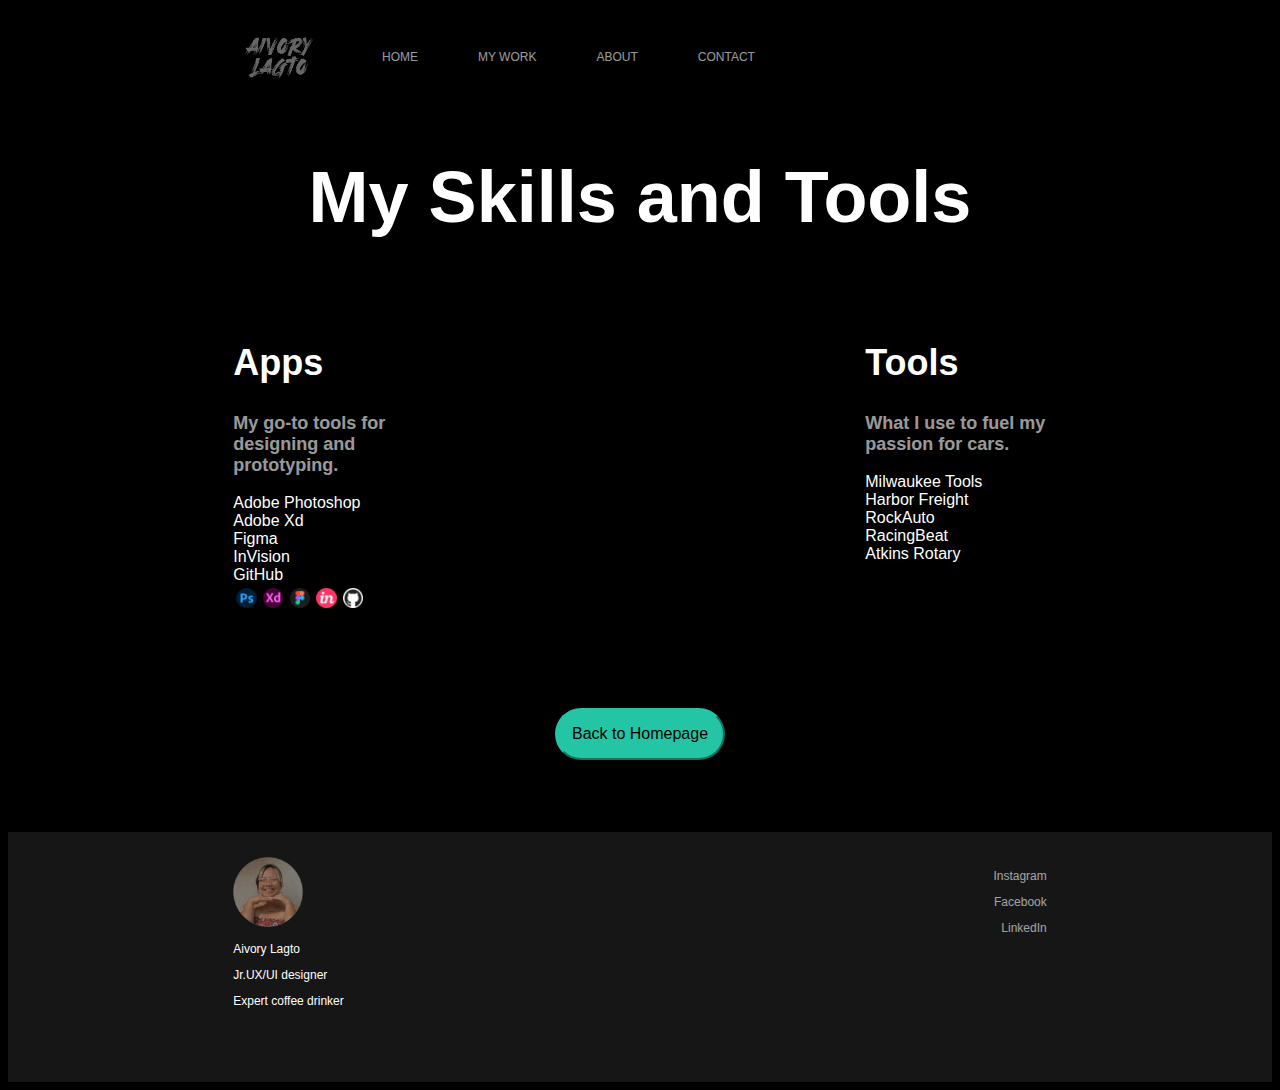
<file: index.html>
<!DOCTYPE html>
<head>
<link href="/UX_UI_HW_17/css/style.css" type="text/css" rel="stylesheet">
</head>

<body>
    <header class="navigation">
        <div class="inline-block">
            <div class="logo">
            <img src="/UX_UI_HW_17/images/logo.png">
            </div>
        </div>
            <nav class="inline-block">
            <ul>
                <li>HOME</li>
                <li>MY WORK</li>
                <li>ABOUT</li>
                <li>CONTACT</li>
            </ul>   
            </nav>
    </header>

     <!--  My UX Skills section coded using CSS flex -->
    <section class="mySkills">
        <h1>My Skills and Tools</h1>
        <div class = "flexContainer">
        <div class="apps">
            <h2>Apps</h2>
            <h3>My go-to tools for designing and prototyping.</h3>
            <ul>
                <li>Adobe Photoshop</li>
                <li>Adobe Xd</li>
                <li>Figma</li>
                <li>InVision</li>
                <li>GitHub</li>
            </ul>
            <div class="logos">
            <img src="images/photoshoplogo.png">
            <img src="images/xdlogo.png">
            <img src="images/figmalogo.png">
            <img src="images/invisionlogo.png">
            <img src="images/githublogo.png">
            </div>
        </div>

        <div class=tools>
            <h2>Tools</h2>
            <h3>What I use to fuel my passion for cars.</h3>
            <ul>
                <li>Milwaukee Tools</li>
                <li>Harbor Freight</li>
                <li>RockAuto</li>
                <li>RacingBeat</li>
                <li>Atkins Rotary</li>
            </ul>
        </div>
    </div>
    <br>
    <br>
    <br>
    <br>
    <button class="backtohomepage">Back to Homepage</button>
    <br>
    <br>
    <br>
    <br>
    </section>
    <footer>
        <div class="left">
        <img src="/UX_UI_HW_17/images/footeravi.png">
        <p>Aivory Lagto</p>
        <p>Jr.UX/UI designer</p>
        <p>Expert coffee drinker</p>
        </div>
    
        <div class="sociallinks">
       <p>Instagram</p>
        <p> Facebook</p>
        <p>LinkedIn</p>
    </div>
    </footer>
</body>
</file>
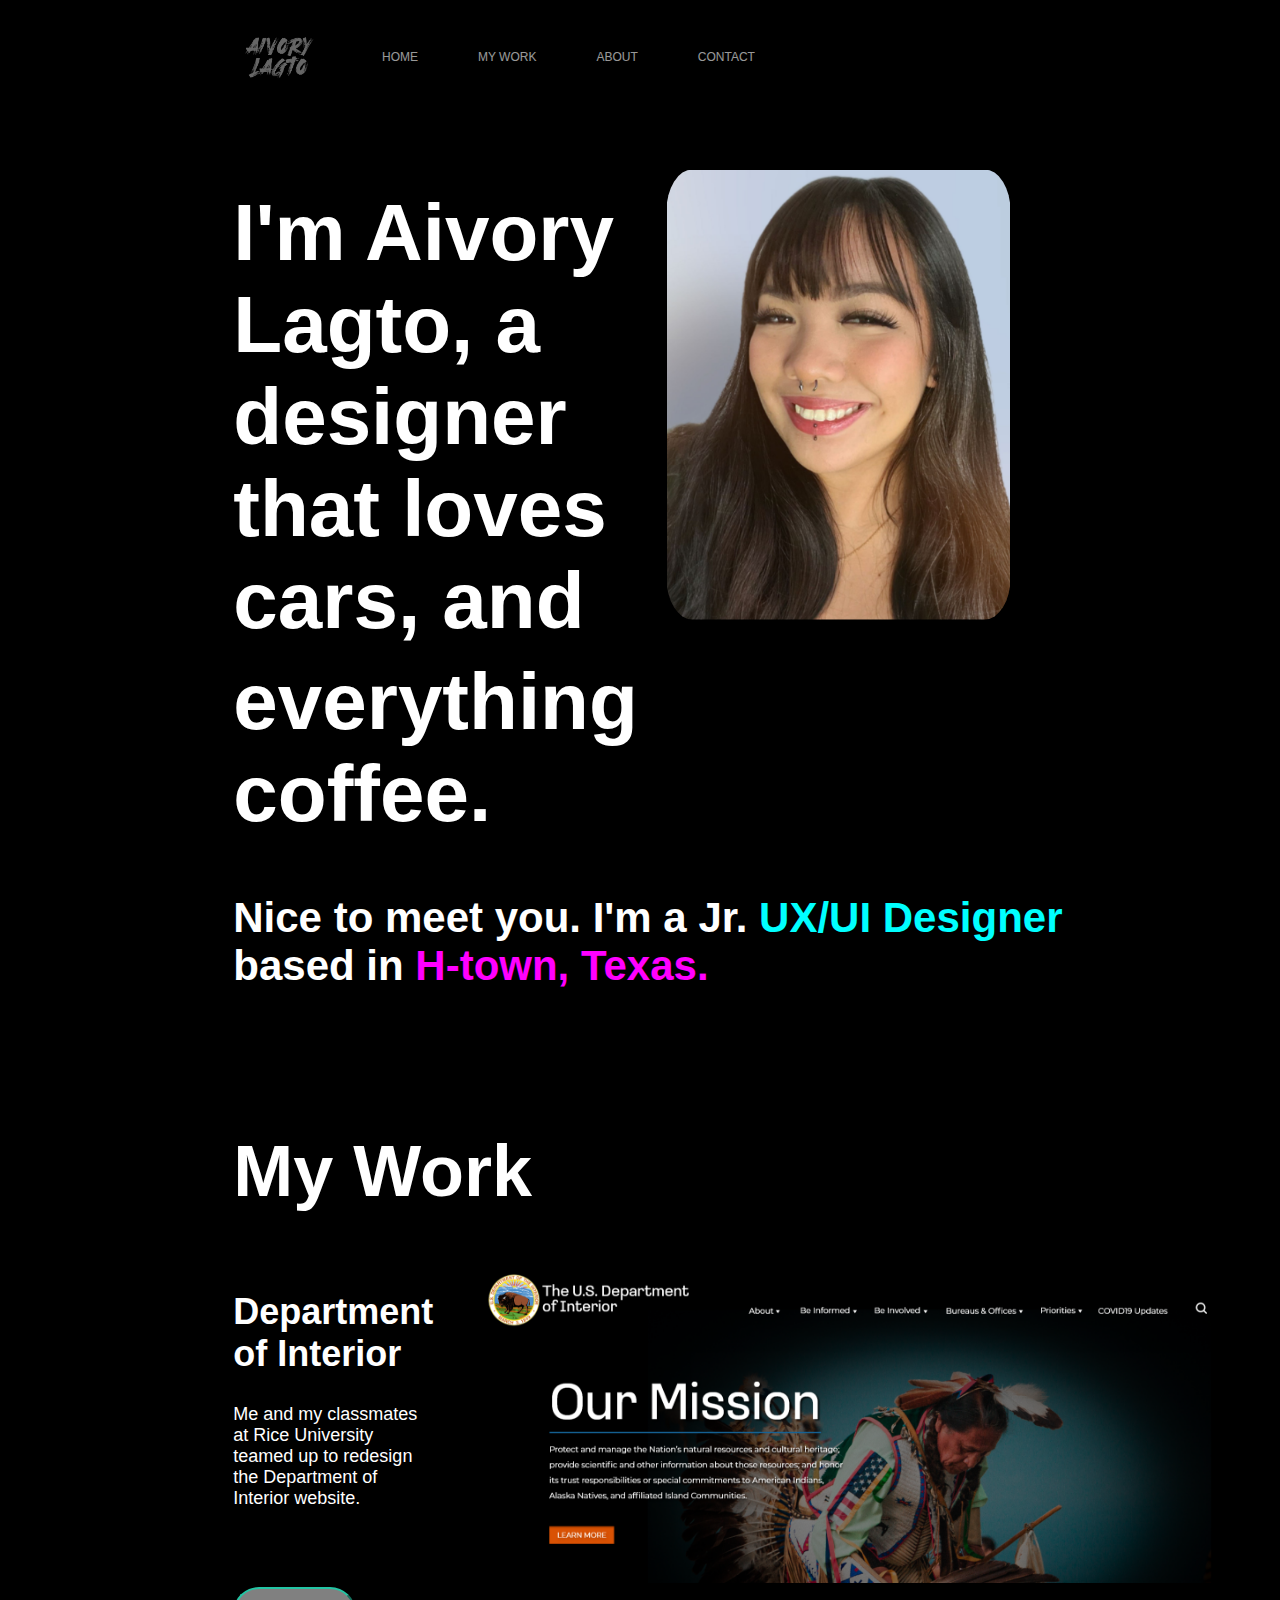
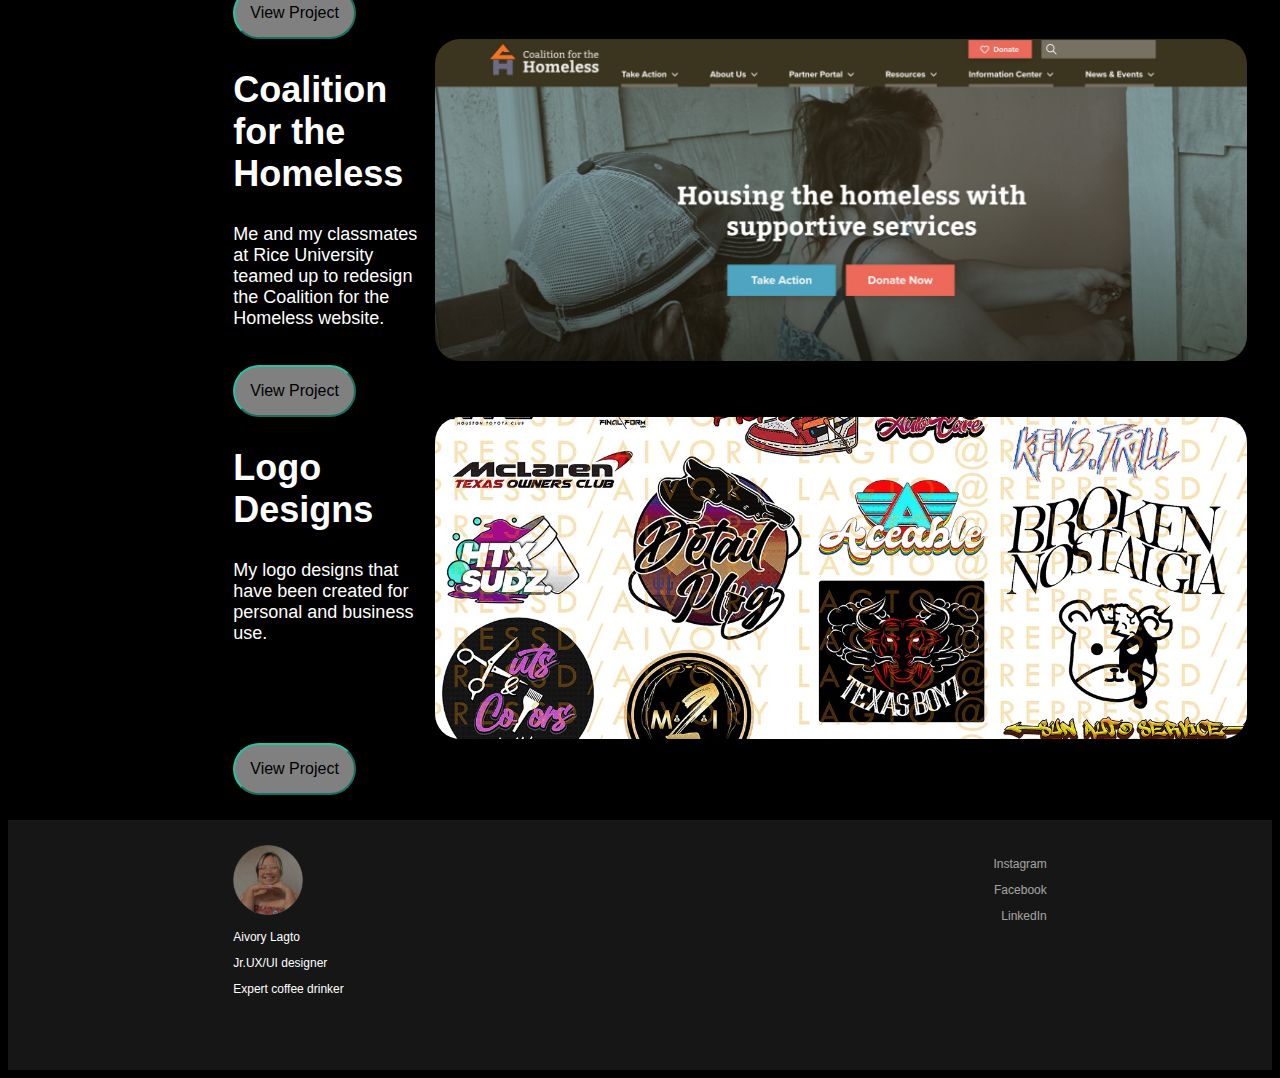
<file: UX_UI_HW_17/index.html>
<!DOCTYPE html>
<head>
<link href="/UX_UI_HW_17/css/style.css" type="text/css" rel="stylesheet">
</head>

<body>
    <header class="navigation">
        <div class="inline-block">
            <div class="logo">
            <img src="images/logo.png">
            </div>
        </div>
            <nav class="inline-block">
            <ul>
                <li>HOME</li>
                <li>MY WORK</li>
                <li>ABOUT</li>
                <li>CONTACT</li>
            </ul>   
            </nav>
    </header>
    
    <section class="heroImg">

            <div class="content">
                <img src="images/mainavi.png">
            <h1>
                I'm Aivory Lagto, a designer that loves cars, and everything coffee.
            </h1>
            <h2>
                <p class="secondary">Nice to meet you. I'm a Jr. <span style="color: aqua">UX/UI Designer</span> based in <span style="color: magenta">H-town, Texas.</span>
                </p>
            </h2>
        </div>
        </section>
        <section class="myWork">
            <h1>My Work</h1>
        
            <div class="work1">
                <div class ="doietext">
                <h2>Department of Interior</h2>
                <p>Me and my classmates at Rice University
                    teamed up to redesign the Department of Interior
                    website.
                </p>
            </div>
            <div class="doiimg">
                <img src="/images/doi.png">
            </div>
            </div>
            <button>View Project</button>
            
            <div class="work2">
                <div class="cfhtext">
                <h2>Coalition for the Homeless</h2>
                <p>Me and my classmates at Rice University
                    teamed up to redesign the Coalition for the Homeless
                    website.
                </p>
                </div>
                <div class="cfhimage">
                <img src="/images/cfh.png">
            </div>
            </div>
            <button>View Project</button>
            
            <div class="work3">
                <div class="logotxt">
                <h2>Logo Designs</h2>
                <p>My logo designs that have been created for 
                    personal and business use.
                </p>
            </div>
            <div class="logoimg">
                <img src="/images/logo.png">
            </div>
            
            </div>
            <button>View Project</button>
        </section>

<footer>
    <div class="left">
    <img src="images/footeravi.png">
    <p>Aivory Lagto</p>
    <p>Jr.UX/UI designer</p>
    <p>Expert coffee drinker</p>
    </div>

    <div class="sociallinks">
   <p>Instagram</p>
    <p> Facebook</p>
    <p>LinkedIn</p>
</div>
</footer>

</body>
</file>
<file: UX_UI_HW_17/css/style.css>
body{
    background-color: black;
}

.inline-block{
    display: inline-block;
}

.logo img{
    width: 80px;
    opacity: 40%;
    padding: 10%;
    margin-left: 20px;
}
.navigation{
    height: 100px;
    background-color: black;
    position: sticky;
    margin-left: 200px;
    margin-right: 200px;
}
.inline-block ul {
    list-style-type: none;
    font-family: "Proxima Nova Semibold",sans-serif;
    font-size: 12px;
    opacity: 60%;
  }

.heroImg h1{
    font-family: "Proxima Nova Bold", sans-serif;
    color: white;
    font-size: 80px;
    margin-left: 200px;
    margin-right: 600px;
}

.heroImg h2{
    font-family: "Proxima Nova Light", sans-serif;
    color: white;
    font-size: 42px;
    margin-left: 200px;
    margin-right: 100px;
}

.inline-block li{
      color: white;
      float: left;
      padding: 30px;
      display: block;
  }

.content{
    padding:2%;
}

.content img {
    padding:3%;
    height:450px;
    border-radius: 15%;
    float: right;
    margin-right:200px;
}

footer{
    background-color:#161616;
    height: 250px;
}

.left p {
    margin-left: 200px;
}

.left {
    display: inline-block;
    padding: 2%;
    width:30%;
    font-family: "Proxima Nova Semibold", sans-serif;
    color: white;
    font-size: 12px;
}

.left img {
    margin-right: 200px;
    margin-left: 200px;
    height: 70px;
    opacity: 60%;
}


.sociallinks {
    display: inline-block;
    padding: 2%;
    width:30%;
    float: right;
    text-align: right;
    margin-right: 200px;
    font-family: "Proxima Nova Semibold", sans-serif;
    color: white;
    font-size: 12px;
    opacity: 60%;
}

a:link{
    color: white;
}
a:visited {
    color: magenta;
}

// MY SKILLS SECTION //

.mySkills {
    display:flex;
    flex-direction: column;
}

.mySkills h1{
    font-family: "Proxima Nova Bold", sans-serif;
    color: white;
    font-size: 72px;
    text-align: center;
}
.mySkills h3 {
    font-family: "Proxima Nova Semibold", sans-serif;
    color: white;
    font-size: 18px;
    opacity: 60%;
}

.mySkills ul {
    font-family: "Proxima Nova Semibold", sans-serif;
    color: white;
    list-style-type: none;
    margin: 0;
  padding: 0;
}

.flexContainer{
    display: flex;
}
.apps {
    float:left;
    width:33%;
    padding:2%;
    margin-left: 200px;
    margin-right: 200px;
}
.apps h2 {
    font-family: "Proxima Nova Light", sans-serif;
    color: white;
    font-size: 36px;
    text-align: left;
}
.tools {
    float:left;
    width:33%;
    padding:2%;
    margin-left: 200px;
    margin-right:200px;
}
.tools h2 {
    font-family: "Proxima Nova Light", sans-serif;
    color: white;
    font-size: 36px;
    text-align: left;
}
.tools ul{
    font-family: "Proxima Nova Semibold", sans-serif;
    color: white;
}

.logos {
    width 20%;
    display: flex;
    flex-direction: row;
    float: left;
}
.logos img {
    height:20px;
    padding: 3%;
}

.backtohomepage{
    display:block;
    margin:auto;
    background-color: #23C5A4;
    color: black;
    font-family: "Proxima Nova Semibold", sans-serif;
    font-size: 16px;
    padding: 15px;
    border-radius: 40px;
    border-color: #23C5A4;

}


.myWork {
    margin-left: 200px;
    padding: 2%;
}
.myWork h1{
    font-family: "Proxima Nova Bold", sans-serif;
    color: white;
    font-size: 72px;
}
.myWork h2 {
    font-family: "Proxima Nova Bold", sans-serif;
    color: white;
    font-size: 36px;
}
.myWork p{
    font-family: "Proxima Nova Light", sans-serif;
    color: white;
    font-size: 18px;
}

.cfhtext{
    grid-area: cfhtext;
}

.cfhimage{
    grid-area: cfhimage;
}
.logotxt{
    grid-area: logotxt;
}
.logoimg{
    grid-area: logoimg;
}
.doitext{
    grid-area: doitext;
}
.doiimg{
    grid-area: doiimg;

}

.work1 {
    display: grid;
    grid-template-columns: 2fr 3fr;
    grid-template-areas: "doitext doiimg";
}
.work2{
    display: grid;
    grid-template-columns: 2fr 3fr;
    grid-template-areas: "cfhtext cfhimage";
}

.work3{
    display: grid;
    grid-template-columns: 2fr 3fr;
    grid-template-areas: "logotxt logoimg";
}

.myWork button {
    background-color: grey;
    color: black;
    width: 15 0px;
    font-family: "Proxima Nova Semibold", sans-serif;
    font-size: 16px;
    padding: 15px;
    border-radius: 40px;
    border-color: #23C5A4;

}


@media only screen and (max-width: 600){
    
}
</file>
